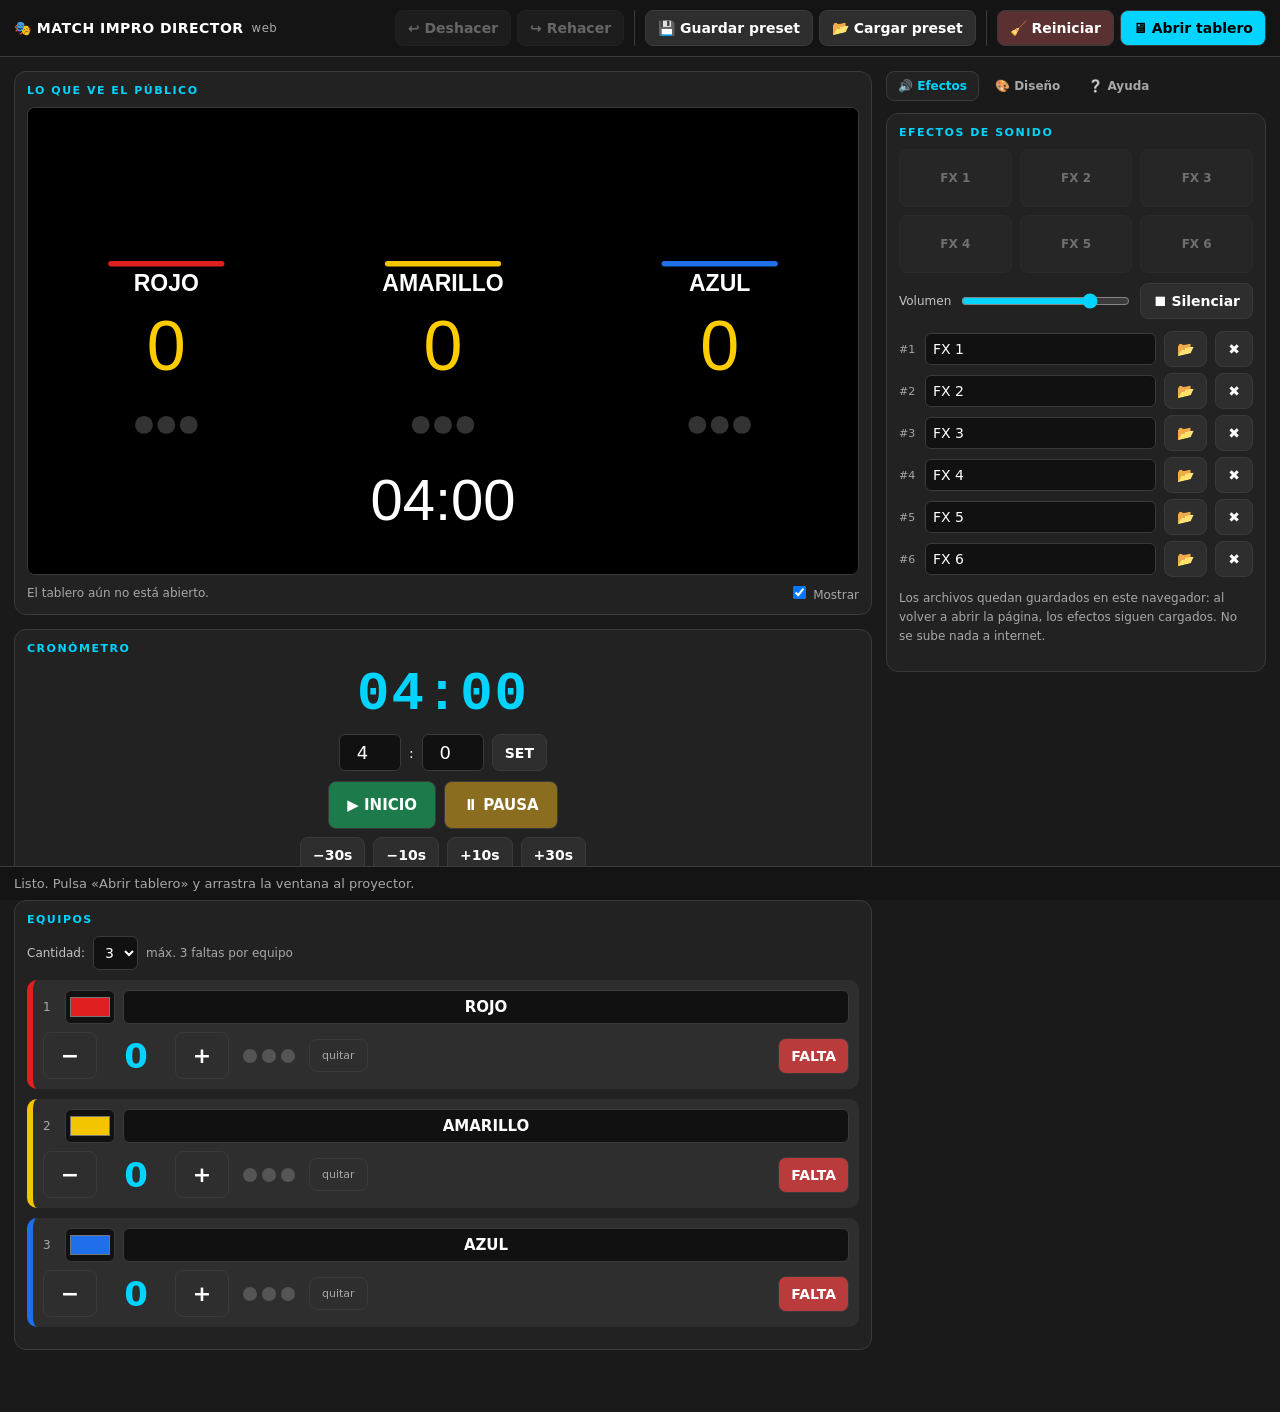
<file: web/index.html>
<!doctype html>
<html lang="es">
<head>
<meta charset="utf-8">
<meta name="viewport" content="width=device-width, initial-scale=1">
<meta name="theme-color" content="#1a1a1a">
<title>Match Impro Director · Panel de Control</title>
<meta name="description" content="Marcador y cronómetro para Match de Improvisación. Gratuito, funciona en el navegador, sin instalar nada. Por Corporación Acción Impro.">

<!-- Al compartir el enlace en WhatsApp, Facebook o Instagram se muestra una
     tarjeta con esta información. Cambia la URL y la imagen por las tuyas. -->
<meta property="og:type" content="website">
<meta property="og:site_name" content="Corporación Acción Impro">
<meta property="og:title" content="Match Impro Director · Marcador gratuito para Match de Improvisación">
<meta property="og:description" content="Cronómetro, puntos, faltas y efectos de sonido para tu match. Funciona en el navegador, sin instalar nada.">
<meta property="og:url" content="https://accionimpro.com.co/tablero/">
<meta property="og:image" content="https://accionimpro.com.co/tablero/portada.png">
<meta property="og:locale" content="es_CO">
<meta name="twitter:card" content="summary_large_image">
<link rel="canonical" href="https://accionimpro.com.co/tablero/">
<link rel="icon" href="data:image/svg+xml,%3Csvg xmlns='http://www.w3.org/2000/svg' viewBox='0 0 100 100'%3E%3Ctext y='.9em' font-size='90'%3E%F0%9F%8E%AD%3C/text%3E%3C/svg%3E">
<link rel="stylesheet" href="css/estilos.css">
</head>
<body>

<header class="barra-superior">
  <span class="marca">🎭 MATCH IMPRO DIRECTOR <small>web</small></span>
  <button id="btn-deshacer" title="Ctrl+Z">↩ Deshacer</button>
  <button id="btn-rehacer" title="Ctrl+Y">↪ Rehacer</button>
  <span class="separador"></span>
  <button id="btn-exportar" title="Ctrl+S">💾 Guardar preset</button>
  <button id="btn-importar">📂 Cargar preset</button>
  <span class="separador"></span>
  <button id="btn-reiniciar" style="background:#5a3030">🧹 Reiniciar</button>
  <button id="btn-tablero" style="background:var(--acento);color:#000">🖥 Abrir tablero</button>
</header>

<main class="contenido">

  <!-- ================= COLUMNA IZQUIERDA ================= -->
  <div>
    <section class="tarjeta">
      <h2>Lo que ve el público</h2>
      <canvas id="lienzo-previa" title="Clic para abrir el tablero a pantalla completa"></canvas>
      <div class="pie-previa">
        <span id="aviso-tablero">El tablero aún no está abierto.</span>
        <label><input type="checkbox" id="chk-previa" checked> Mostrar</label>
      </div>
    </section>

    <section class="tarjeta">
      <h2>Cronómetro</h2>
      <div id="reloj">04:00</div>
      <div class="fila-centrada tiempo-entradas" style="margin:10px 0">
        <input type="number" id="min" min="0" max="99" value="4" aria-label="Minutos">
        <span style="align-self:center">:</span>
        <input type="number" id="seg" min="0" max="59" value="0" aria-label="Segundos">
        <button id="btn-set">SET</button>
      </div>
      <div class="fila-centrada" style="margin-bottom:8px">
        <button id="btn-inicio" class="btn-grande btn-inicio">▶ INICIO</button>
        <button id="btn-pausa" class="btn-grande btn-pausa">⏸ PAUSA</button>
      </div>
      <div class="fila-centrada">
        <button data-ajuste="-30">−30s</button>
        <button data-ajuste="-10">−10s</button>
        <button data-ajuste="10">+10s</button>
        <button data-ajuste="30">+30s</button>
      </div>
    </section>

    <section class="tarjeta">
      <h2>Equipos</h2>
      <div class="fila" style="margin-bottom:10px">
        <label for="num-equipos" style="color:var(--texto-suave);font-size:12px">Cantidad:</label>
        <select id="num-equipos"></select>
        <span style="color:var(--texto-tenue);font-size:12px">máx. 3 faltas por equipo</span>
      </div>
      <div id="equipos"></div>
    </section>
  </div>

  <!-- ================= COLUMNA DERECHA ================= -->
  <div>
    <div class="pestanas" role="tablist">
      <button role="tab" data-panel="p-fx" aria-selected="true">🔊 Efectos</button>
      <button role="tab" data-panel="p-diseno" aria-selected="false">🎨 Diseño</button>
      <button role="tab" data-panel="p-ayuda" aria-selected="false">❔ Ayuda</button>
    </div>

    <!-- EFECTOS -->
    <section class="tarjeta" id="p-fx">
      <h2>Efectos de sonido</h2>
      <div class="rejilla-fx" id="rejilla-fx"></div>
      <div class="fila" style="margin-top:10px">
        <label for="volumen" style="color:var(--texto-suave);font-size:12px">Volumen</label>
        <input type="range" id="volumen" min="0" max="100" value="80" class="crece">
        <button id="btn-silenciar">⏹ Silenciar</button>
      </div>
      <div id="config-fx" style="margin-top:12px"></div>
      <p class="ayuda">Los archivos quedan guardados en este navegador: al volver a
        abrir la página, los efectos siguen cargados. No se sube nada a internet.</p>
    </section>

    <!-- DISEÑO -->
    <section class="tarjeta" id="p-diseno" hidden>
      <h2>Imágenes</h2>
      <div class="fila" style="margin-bottom:8px">
        <button id="btn-fondo" class="crece">🖼 Cambiar fondo</button>
        <button id="btn-quitar-fondo">❌</button>
      </div>
      <div class="fila" style="margin-bottom:12px">
        <button id="btn-logo" class="crece">⭐ Cargar logo</button>
        <button id="btn-quitar-logo">❌</button>
      </div>

      <h2>Visibilidad</h2>
      <div class="interruptores" style="margin-bottom:12px">
        <label><input type="checkbox" data-flag="ver_timer" checked> Timer</label>
        <label><input type="checkbox" data-flag="ver_faltas" checked> Faltas</label>
        <label><input type="checkbox" data-flag="ver_outline" checked> Contorno</label>
        <label><input type="checkbox" data-flag="ver_barra_color" checked> Barra color</label>
      </div>

      <h2>Colores</h2>
      <div class="rejilla-colores" style="margin-bottom:12px">
        <div><label for="c-nombres">Nombres</label><input type="color" id="c-nombres" data-color="color_nombres"></div>
        <div><label for="c-puntos">Puntos</label><input type="color" id="c-puntos" data-color="color_puntos"></div>
        <div><label for="c-faltas">Faltas</label><input type="color" id="c-faltas" data-color="color_faltas"></div>
        <div><label for="c-caja">Cajas</label><input type="color" id="c-caja" data-color="color_caja"></div>
        <div><label for="c-timer">Reloj</label><input type="color" id="c-timer" data-color="color_timer"></div>
        <div><label for="c-alerta">Alerta</label><input type="color" id="c-alerta" data-color="color_alerta"></div>
      </div>

      <h2>Geometría</h2>
      <div class="campo">
        <label for="pos-timer">Base del reloj</label>
        <select id="pos-timer" class="crece">
          <option>Arriba</option><option selected>Abajo</option>
        </select>
      </div>
      <div class="campo">
        <label for="seg-alerta">Alerta (s)</label>
        <input type="number" id="seg-alerta" min="0" max="60" value="10" class="crece">
      </div>
      <div id="sliders"></div>

      <h2 style="margin-top:14px">Tipografías</h2>
      <div class="campo">
        <label for="f-nombres">Nombres</label>
        <select id="f-nombres" class="crece"></select>
      </div>
      <div class="campo">
        <label for="f-puntos">Puntos y reloj</label>
        <select id="f-puntos" class="crece"></select>
      </div>

      <button id="btn-restablecer" style="width:100%;margin-top:12px">♻ Restablecer diseño</button>
    </section>

    <!-- AYUDA -->
    <section class="tarjeta" id="p-ayuda" hidden>
      <h2>Cómo usarlo</h2>
      <p class="ayuda">
        1. Conecta el proyector o la TV en modo <b>«Extender pantalla»</b>.<br>
        2. Pulsa <b>🖥 Abrir tablero</b>: se abre una ventana nueva.<br>
        3. Arrástrala a la pantalla del público y pulsa <kbd>F11</kbd> o haz doble clic.<br>
        4. Controla todo desde esta ventana.
      </p>

      <h2 style="margin-top:14px">Atajos de teclado</h2>
      <table class="atajos">
        <tr><td><kbd>Espacio</kbd></td><td>Inicia o pausa el cronómetro</td></tr>
        <tr><td><kbd>1</kbd> … <kbd>6</kbd></td><td>Suma un punto al equipo N</td></tr>
        <tr><td><kbd>Shift</kbd>+<kbd>1</kbd>…<kbd>6</kbd></td><td>Resta un punto</td></tr>
        <tr><td><kbd>F1</kbd> … <kbd>F6</kbd></td><td>Marca una falta</td></tr>
        <tr><td><kbd>Ctrl</kbd>+<kbd>Z</kbd> / <kbd>Y</kbd></td><td>Deshacer / rehacer</td></tr>
        <tr><td><kbd>Ctrl</kbd>+<kbd>S</kbd></td><td>Exportar preset</td></tr>
      </table>

      <h2 style="margin-top:14px">Tus datos</h2>
      <p class="ayuda">
        Todo se guarda en <b>tu navegador</b>: nombres, colores, diseño, fondo,
        logo y efectos. No se envía nada a ningún servidor y funciona sin
        internet una vez cargada la página.<br><br>
        Los presets <code>.json</code> son <b>compatibles con la versión de
        escritorio</b>: puedes preparar el diseño aquí y usarlo allá, o al revés.
      </p>
      <button id="btn-borrar-datos" style="width:100%;margin-top:8px;background:#5a3030">
        🗑 Borrar todos mis datos de este navegador
      </button>

      <p class="ayuda" style="margin-top:16px;text-align:center">
        Desarrollado por <b>Corporación Acción Impro</b><br>
        Medellín, Colombia · Licencia CC BY 4.0<br>
        <a href="https://accionimpro.com.co/" style="color:var(--acento)">accionimpro.com.co</a>
      </p>
    </section>
  </div>
</main>

<div id="estado">Listo.</div>

<input type="file" id="entrada-imagen" accept="image/*" hidden>
<input type="file" id="entrada-audio" accept="audio/*" hidden>
<input type="file" id="entrada-preset" accept=".json,application/json" hidden>

<script type="module" src="js/panel.js"></script>
</body>
</html>
</file>
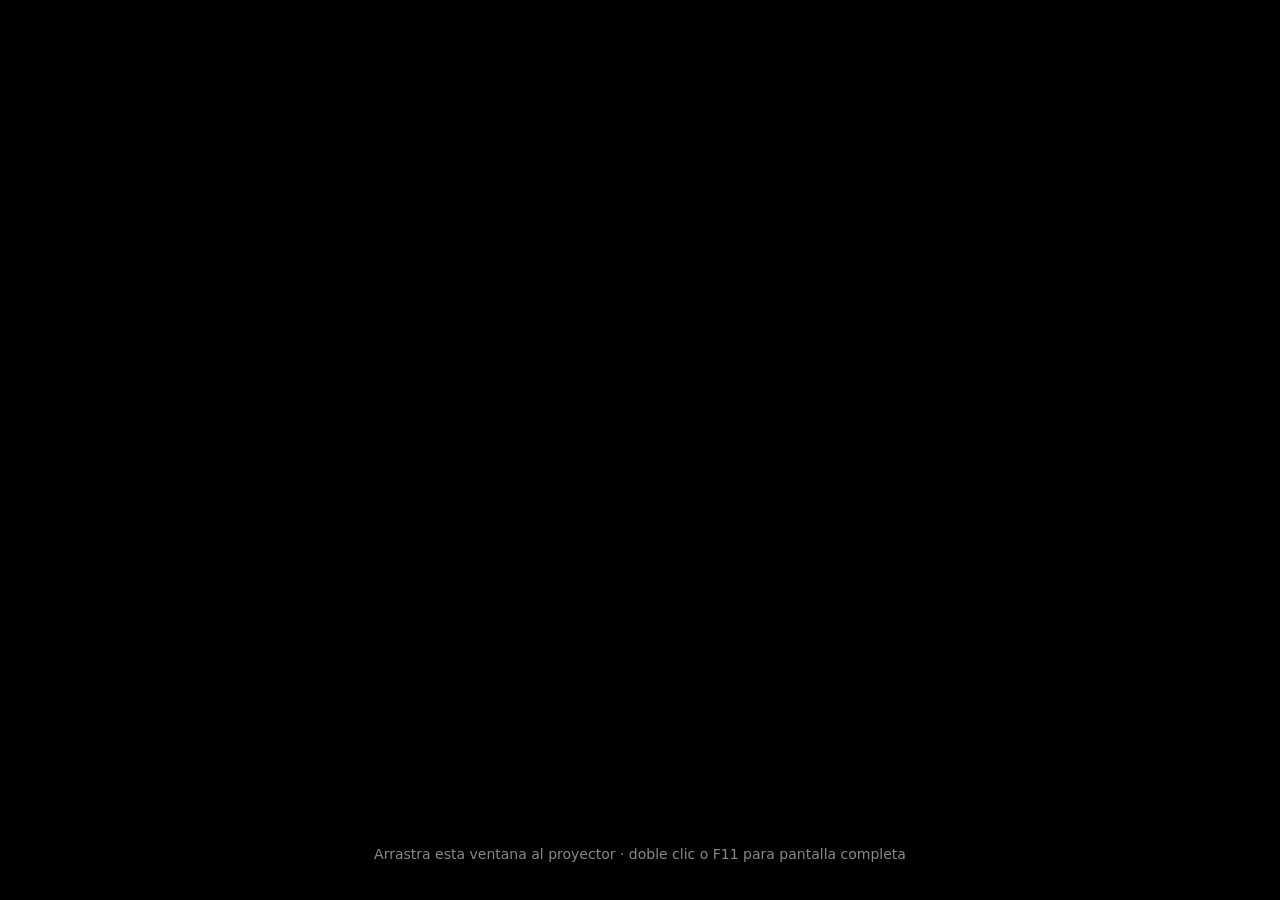
<file: web/tablero.html>
<!doctype html>
<html lang="es">
<head>
<meta charset="utf-8">
<meta name="viewport" content="width=device-width, initial-scale=1">
<title>Tablero Público · Match Impro Director</title>
<link rel="icon" href="data:image/svg+xml,%3Csvg xmlns='http://www.w3.org/2000/svg' viewBox='0 0 100 100'%3E%3Ctext y='.9em' font-size='90'%3E%F0%9F%8E%AD%3C/text%3E%3C/svg%3E">
<style>
  html, body { margin: 0; height: 100%; background: #000; overflow: hidden; }
  canvas { display: block; width: 100vw; height: 100vh; cursor: none; }
  #pista {
    position: fixed; inset: auto 0 24px 0; text-align: center;
    color: #888; font: 14px system-ui, sans-serif; pointer-events: none;
    transition: opacity .4s; text-shadow: 0 1px 3px #000;
  }
  #pista.oculta { opacity: 0; }
</style>
</head>
<body>
<canvas id="lienzo"></canvas>
<p id="pista">Arrastra esta ventana al proyector · doble clic o F11 para pantalla completa</p>

<script type="module">
import { dibujarTablero, prepararLienzo } from './js/tablero.js';

const lienzo = document.getElementById('lienzo');
const pista = document.getElementById('pista');

let instantanea = null;
const recursos = { fondo: null, logo: null };
let urlFondo = '';
let urlLogo = '';

/* --- Sincronización con el panel ------------------------------------------ */
const canal = new BroadcastChannel('match-impro-director');

canal.onmessage = (evento) => {
  const mensaje = evento.data;
  if (!mensaje) return;
  if (mensaje.tipo === 'estado') {
    aplicarEstado(mensaje.datos);
  } else if (mensaje.tipo === 'cerrar') {
    window.close();
  }
};

function aplicarEstado(datos) {
  instantanea = datos;
  // Las imágenes llegan como URL de objeto creadas por el panel: solo se
  // recargan cuando cambian, no en cada fotograma.
  sincronizarImagen('fondo', datos.diseno.fondo_path);
  sincronizarImagen('logo', datos.diseno.logo_path);
  pintar();
}

function sincronizarImagen(clave, url) {
  const actual = clave === 'fondo' ? urlFondo : urlLogo;
  if ((url || '') === actual) return;
  if (clave === 'fondo') urlFondo = url || ''; else urlLogo = url || '';
  if (!url) { recursos[clave] = null; pintar(); return; }
  const img = new Image();
  img.onload = pintar;
  img.onerror = () => { recursos[clave] = null; pintar(); };
  img.src = url;
  recursos[clave] = img;
}

/* --- Dibujo ---------------------------------------------------------------- */
let pendiente = false;
function pintar() {
  if (pendiente) return;
  pendiente = true;
  requestAnimationFrame(() => {
    pendiente = false;
    if (!instantanea) return;
    const [ancho, alto, ctx] = prepararLienzo(lienzo);
    dibujarTablero(ctx, ancho, alto, instantanea, recursos);
  });
}

window.addEventListener('resize', pintar);

/* --- Pantalla completa ------------------------------------------------------ */
function alternarPantallaCompleta() {
  if (document.fullscreenElement) document.exitFullscreen();
  else document.documentElement.requestFullscreen().catch(() => {});
}
lienzo.addEventListener('dblclick', alternarPantallaCompleta);
window.addEventListener('keydown', (e) => {
  if (e.key === 'F11') { e.preventDefault(); alternarPantallaCompleta(); }
  if (e.key === 'Escape' && document.fullscreenElement) document.exitFullscreen();
});

// La pista de ayuda desaparece sola para no molestar durante la función.
setTimeout(() => pista.classList.add('oculta'), 8000);

/* --- Avisos al panel -------------------------------------------------------- */
canal.postMessage({ tipo: 'tablero-listo' });
window.addEventListener('beforeunload', () => canal.postMessage({ tipo: 'tablero-cerrado' }));

// Evita que la pantalla se apague durante el espectáculo.
if (navigator.wakeLock) navigator.wakeLock.request('screen').catch(() => {});
</script>
</body>
</html>
</file>
<file: web/css/estilos.css>
/*
 * MATCH IMPRO DIRECTOR :: ESTILOS DEL PANEL WEB
 * Corporación Acción Impro · Medellín, Colombia · 2026 · CC BY 4.0
 *
 * Los grises de texto están elegidos para superar el contraste mínimo AA
 * (4.5:1): el panel se opera en salas a oscuras.
 */

:root {
  --fondo: #1a1a1a;
  --panel: #222;
  --fila: #2e2e2e;
  --borde: #3a3a3a;
  --acento: #00d4ff;
  --texto: #fff;
  --texto-suave: #c4c4c4;
  --texto-tenue: #a8a8a8;
  --ok: #5fe08a;
  --alerta: #ffd166;
  --error: #ff7b72;
  --verde: #1d7a4a;
  --rojo: #a32d2d;
}

* { box-sizing: border-box; -webkit-tap-highlight-color: transparent; }

body {
  margin: 0;
  background: var(--fondo);
  color: var(--texto);
  font-family: -apple-system, system-ui, "Segoe UI", Roboto, Arial, sans-serif;
  font-size: 14px;
}

button {
  font: inherit; font-weight: 700; color: var(--texto);
  background: var(--fila); border: 1px solid var(--borde); border-radius: 8px;
  padding: 9px 12px; cursor: pointer; touch-action: manipulation;
}
button:hover:not(:disabled) { background: #3a3a3a; }
button:active:not(:disabled) { transform: scale(.97); }
button:disabled { opacity: .35; cursor: default; }
button:focus-visible, input:focus-visible, select:focus-visible {
  outline: 2px solid var(--acento); outline-offset: 2px;
}

input, select {
  font: inherit; background: #111; color: var(--texto);
  border: 1px solid var(--borde); border-radius: 6px; padding: 7px;
}
input[type="color"] { padding: 2px; height: 34px; cursor: pointer; }
input[type="range"] { accent-color: var(--acento); padding: 0; }

/* ---------- Estructura ---------- */
.barra-superior {
  display: flex; flex-wrap: wrap; gap: 6px; align-items: center;
  padding: 10px 14px; background: #141414; border-bottom: 1px solid var(--borde);
  position: sticky; top: 0; z-index: 10;
}
.barra-superior .marca {
  font-weight: 800; letter-spacing: .5px; margin-right: auto;
  display: flex; align-items: center; gap: 8px;
}
.barra-superior .marca small { color: var(--texto-tenue); font-weight: 400; }
.separador { width: 1px; align-self: stretch; background: var(--borde); margin: 0 4px; }

.contenido {
  display: grid; grid-template-columns: minmax(320px, 1fr) minmax(280px, 380px);
  gap: 14px; padding: 14px; align-items: start;
}
@media (max-width: 860px) { .contenido { grid-template-columns: 1fr; } }

.tarjeta {
  background: var(--panel); border: 1px solid var(--borde);
  border-radius: 12px; padding: 12px; margin-bottom: 14px;
}
.tarjeta h2 {
  font-size: 11px; letter-spacing: 1.5px; color: var(--acento);
  margin: 0 0 10px; text-transform: uppercase;
}

/* ---------- Vista previa ---------- */
#lienzo-previa {
  width: 100%; aspect-ratio: 16 / 9; display: block;
  background: #000; border: 1px solid var(--borde); border-radius: 8px;
  cursor: pointer;
}
.pie-previa {
  display: flex; justify-content: space-between; align-items: center;
  gap: 8px; margin-top: 8px; color: var(--texto-tenue); font-size: 12px;
}

/* ---------- Cronómetro ---------- */
#reloj {
  font-family: ui-monospace, Consolas, monospace; font-size: 54px; font-weight: 800;
  text-align: center; color: var(--acento); letter-spacing: 2px; line-height: 1.1;
}
#reloj.alerta { color: var(--error); }
#reloj.corriendo { color: var(--ok); }
.fila { display: flex; gap: 8px; align-items: center; }
.fila > .crece { flex: 1; }
.fila-centrada { display: flex; gap: 8px; justify-content: center; flex-wrap: wrap; }
.tiempo-entradas input { width: 62px; text-align: center; font-size: 18px; }
.btn-grande { padding: 14px 18px; font-size: 15px; }
.btn-inicio { background: var(--verde); }
.btn-pausa { background: #8a6d1f; }

/* ---------- Equipos ---------- */
.equipo {
  background: var(--fila); border-radius: 10px; padding: 10px;
  margin-bottom: 10px; border-left: 6px solid #555;
}
.equipo .cabecera { display: flex; gap: 8px; align-items: center; margin-bottom: 8px; }
.equipo .cabecera .indice { color: var(--texto-tenue); font-size: 12px; width: 14px; }
.equipo .cabecera input[type="text"] {
  flex: 1; text-align: center; font-weight: 800; font-size: 15px;
}
.equipo .controles { display: flex; gap: 8px; align-items: center; }
.equipo .puntos {
  font-size: 34px; font-weight: 800; color: var(--acento);
  min-width: 62px; text-align: center; font-variant-numeric: tabular-nums;
}
.btn-punto { font-size: 22px; min-width: 54px; padding: 10px 0; }
.luces { display: flex; gap: 5px; margin: 0 6px; }
.luz { width: 14px; height: 14px; border-radius: 50%; background: #555; }
.btn-falta { background: #b93b3b; margin-left: auto; }
.btn-quitar-falta { font-size: 11px; font-weight: 400; color: var(--texto-tenue); }

/* ---------- Efectos ---------- */
.rejilla-fx { display: grid; grid-template-columns: repeat(3, 1fr); gap: 8px; }
.rejilla-fx button { min-height: 58px; font-size: 12px; padding: 6px; }
.rejilla-fx button.sonando { box-shadow: 0 0 0 2px var(--acento) inset; }

/* ---------- Diseño ---------- */
.campo { display: flex; align-items: center; gap: 8px; margin-bottom: 7px; }
.campo label { width: 132px; color: var(--texto-suave); font-size: 12px; flex: none; }
.campo input[type="range"] { flex: 1; }
.campo .valor {
  width: 46px; text-align: right; color: var(--texto-tenue);
  font-size: 12px; font-variant-numeric: tabular-nums;
}
.rejilla-colores { display: grid; grid-template-columns: repeat(3, 1fr); gap: 8px; }
.rejilla-colores label { font-size: 11px; color: var(--texto-suave); display: block; margin-bottom: 3px; }
.rejilla-colores input { width: 100%; }
.interruptores { display: flex; flex-wrap: wrap; gap: 12px; }
.interruptores label { font-size: 12px; color: var(--texto-suave); cursor: pointer; }

/* ---------- Pestañas ---------- */
.pestanas { display: flex; gap: 4px; margin-bottom: 12px; flex-wrap: wrap; }
.pestanas button {
  background: transparent; border: 1px solid transparent; color: var(--texto-tenue);
  font-size: 12px; padding: 7px 11px;
}
.pestanas button[aria-selected="true"] {
  background: var(--panel); border-color: var(--borde); color: var(--acento);
}
[hidden] { display: none !important; }

/* ---------- Barra de estado ---------- */
#estado {
  position: sticky; bottom: 0; padding: 9px 14px; background: #141414;
  border-top: 1px solid var(--borde); color: var(--texto-tenue); font-size: 13px;
}
#estado.ok { color: var(--ok); }
#estado.alerta { color: var(--alerta); }
#estado.error { color: var(--error); }

.ayuda { color: var(--texto-tenue); font-size: 12px; line-height: 1.6; }
.ayuda kbd {
  background: #111; border: 1px solid var(--borde); border-radius: 4px;
  padding: 1px 5px; font-family: ui-monospace, monospace; color: var(--alerta);
}
table.atajos { width: 100%; border-collapse: collapse; font-size: 12px; }
table.atajos td { padding: 4px 0; color: var(--texto-suave); }
table.atajos td:first-child { width: 45%; }
</file>
